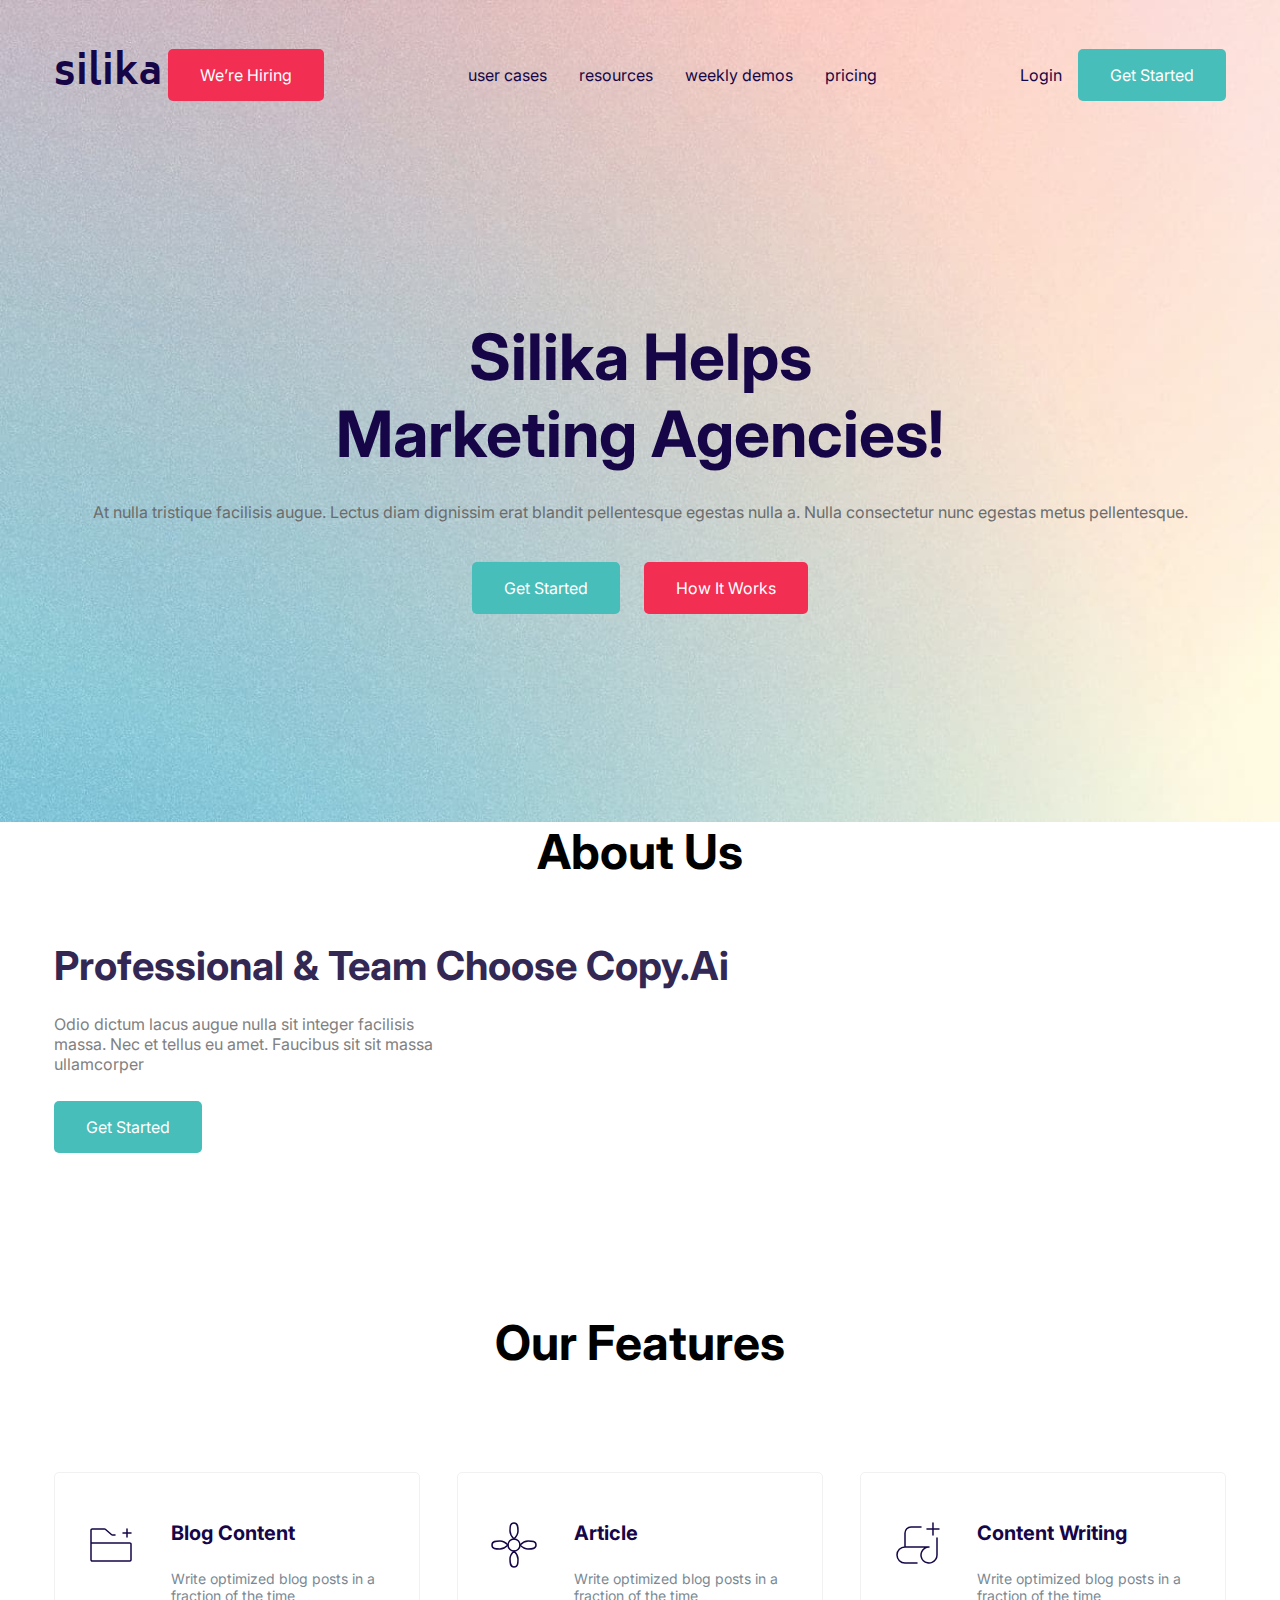
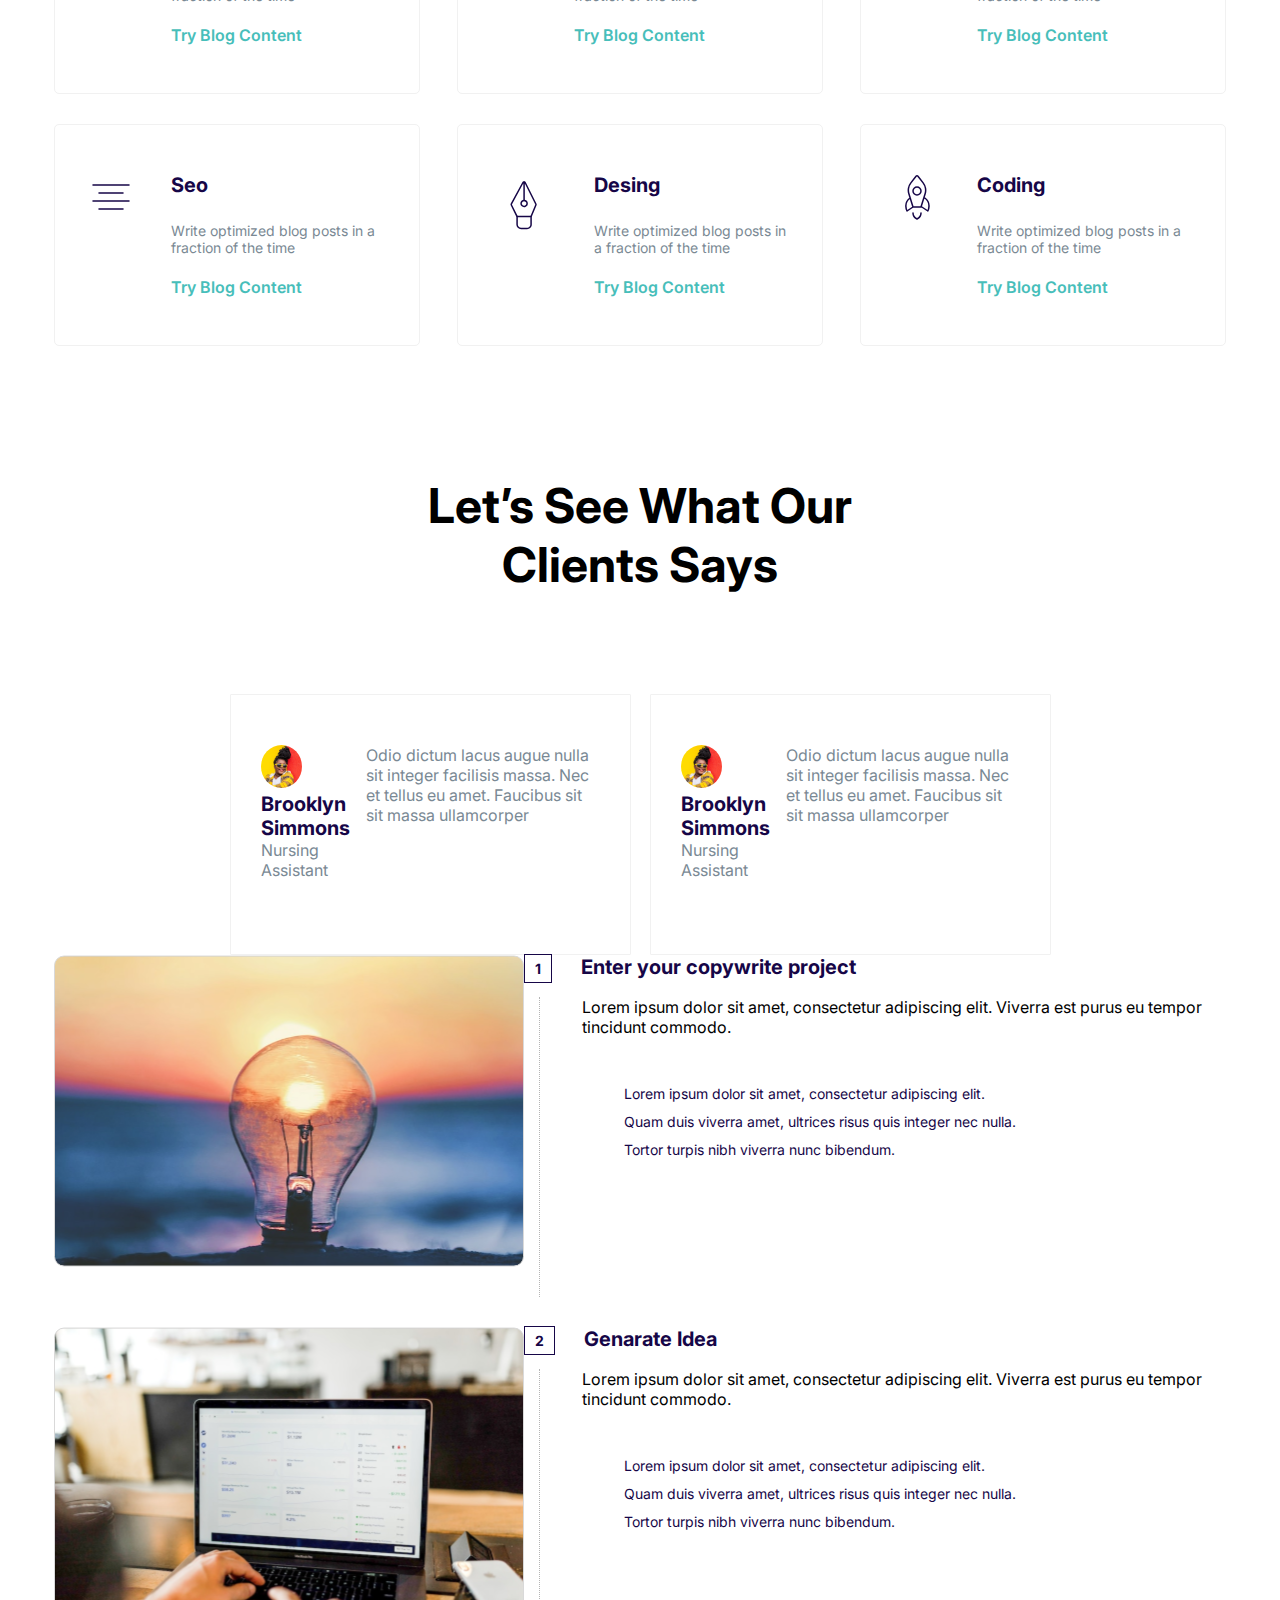
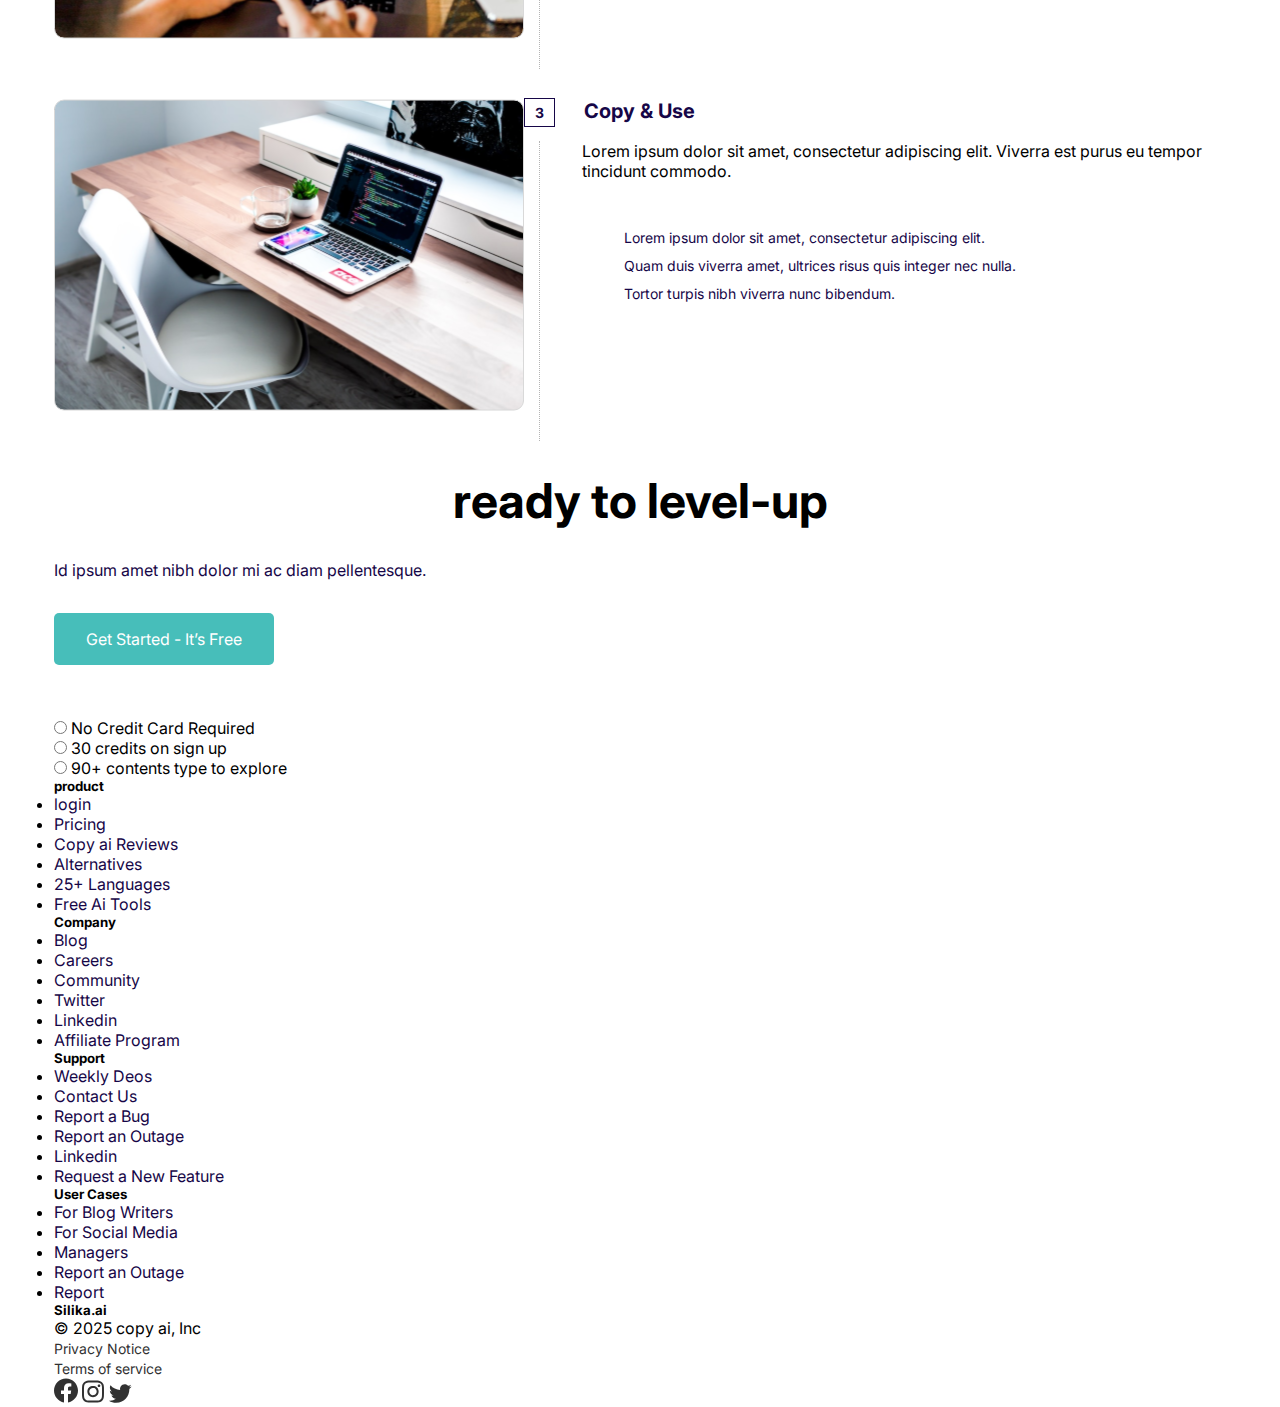
<file: layout/index.html>
<!DOCTYPE html>
<html lang="pt-br">

<head>
    <meta charset="UTF-8">
    <meta name="viewport" content="width=device-width, initial-scale=1.0">
    <title>Layout | Desing Studio</title>

    <link href="css/style.css" rel="stylesheet" type="text/css">

    <!-- Google fonts -->
    <link rel="preconnect" href="https://fonts.googleapis.com">
    <link rel="preconnect" href="https://fonts.gstatic.com" crossorigin>
    <link
        href="https://fonts.googleapis.com/css2?family=Biryani:wght@200;300;400;600;700;800;900&family=Inter:ital,opsz,wght@0,14..32,100..900;1,14..32,100..900&display=swap"
        rel="stylesheet">
</head>

<body>
    <section class="top-header">
        <header>
            <div class="container">
                <div class="logo">
                    <h1>silika</h1>
                    <a href="#" class="secondary-color">We’re Hiring</a>
                </div>
                <!-- fim: logo -->
                <nav>
                    <ul>
                        <li><a href="#">user cases</a></li>
                        <li><a href="#">resources</a></li>
                        <li><a href="#">weekly demos</a></li>
                        <li><a href="#">pricing</a></li>
                    </ul>

                </nav>

                <!-- fim:menu -->
                <div class="login">
                    <a href="#">Login</a>
                    <a href="#" class="primary-color">Get Started</a>
                </div>
            </div>
        </header>
        <div class="cta">
            <div class="container">
                <h2>Silika Helps <br>Marketing Agencies!</h2>
                <p>At nulla tristique facilisis augue. Lectus diam dignissim erat blandit pellentesque egestas nulla a.
                    Nulla consectetur nunc egestas metus pellentesque.</p>

                <div class="bts-cta">
                    <a href="#" class="primary-color">Get Started</a>
                    <a href="#" class="secondary-color">How It Works</a>
                </div>
            </div>

        </div>
    </section>
    <!-- section top-header -->

    <section class="brands">
        <div class="container">

            <img src="images/Adobe.png" alt="Adobe">
            <img src="images/Mosaic.png" alt="mosaic">
            <img src="images/CoLab.png" alt="CoLab">
            <img src="images/HoltzmanPartners.png" alt="Holtzman">
        </div>
    </section>
    <!-- brands -->

    <h3>About Us</h3>
    <section class="about-us">

        <div class="container">
            <div class="about-us-description">
                <h4>Professional & Team Choose Copy.Ai</h4>
                <p>Odio dictum lacus augue nulla sit integer facilisis massa. Nec et tellus eu amet. Faucibus sit sit
                    massa ullamcorper </p>

                <a href="#" class="botagreen">
                    <a href="#" class="primary-color">Get Started</a>

                </a>
            </div>

            <div class="about-us-video">
                <iframe width="560" height="315" src="https://www.youtube.com/embed/fX5WCe3d8WU?si=yLdJoepCDnQHZYya"
                    title="YouTube video player" frameborder="0"
                    allow="accelerometer; autoplay; clipboard-write; encrypted-media; gyroscope; picture-in-picture; web-share"
                    referrerpolicy="strict-origin-when-cross-origin" allowfullscreen></iframe>

            </div>
        </div>

    </section>
    <!-- about us -->

    <section class="our-features">
        <h3>Our Features</h3>
        <div class="container">
            <div class="card">
                <div class="icon-card">
                    <img src="images/Icons/iconoir_add-folder.svg">
                </div>
                <div class="description-card">
                    <h4>Blog Content</h4>
                    <P>Write optimized blog posts in
                        a fraction of the time</P>

                    <a href="#">Try Blog Content</a>
                </div>
            </div>
            <!-- Fim:card -->

            <div class="card">
                <div class="icon-card">
                    <img src="images/Icons/iconoir_airplane-helix.svg">
                </div>
                <div class="description-card">
                    <h4> Article</h4>
                    <P>Write optimized blog posts in
                        a fraction of the time</P>

                    <a href="#">Try Blog Content</a>
                </div>
            </div>
            <!-- Fim:card -->

            <div class="card">
                <div class="icon-card">
                    <img src="images/Icons/iconoir_add-database-script.svg">
                </div>
                <div class="description-card">
                    <h4> Content Writing</h4>
                    <P>Write optimized blog posts in
                        a fraction of the time</P>

                    <a href="#">Try Blog Content</a>
                </div>
            </div>
            <!-- Fim:card -->

            <div class="card">
                <div class="icon-card">
                    <img src="images/Icons/iconoir_align-center (1).svg">
                </div>
                <div class="description-card">
                    <h4>Seo</h4>
                    <P>Write optimized blog posts in
                        a fraction of the time</P>

                    <a href="#">Try Blog Content</a>
                </div>
            </div>
            <!-- Fim:card -->

            <div class="card">
                <div class="icon-card">
                    <img src="images/Icons/iconoir_design-nib.svg">
                </div>
                <div class="description-card">
                    <h4>Desing</h4>
                    <P>Write optimized blog posts in
                        a fraction of the time</P>

                    <a href="#">Try Blog Content</a>
                </div>
            </div>
            <!-- Fim:card -->

            <div class="card">
                <div class="icon-card">
                    <img src="images/Icons/iconoir_rocket.svg">
                </div>
                <div class="description-card">
                    <h4>Coding</h4>
                    <P>Write optimized blog posts in
                        a fraction of the time</P>

                    <a href="#">Try Blog Content</a>
                </div>
            </div>
            <!-- Fim:card -->
        </div>
    </section>

    <section class="testimonials">
        <h3>Let’s See What Our Clients Says</h3>
        <div class="container">
            <div class="testimonial-card">
                <div class="perfil">
                    <div class="photo-perfil">
                        <img src="images/Ellipse 9.svg" alt="perfil">

                        <div class="perfil-name">
                            <h4>Brooklyn Simmons</h4>
                            <p class="cargo">Nursing Assistant</p>
                        </div>
                    </div>
                    <!-- Fim:perfil -->

                    <div class="comments">
                        <p>Odio dictum lacus augue nulla sit integer facilisis massa. Nec et tellus eu amet. Faucibus
                            sit sit massa ullamcorper</p>
                    </div>
                </div>
            </div>
            <!-- Fim:perfil01 -->

            <div class="testimonial-card">
                <div class="perfil">
                    <div class="photo-perfil">
                        <img src="images/Ellipse 9.svg" alt="perfil">

                        <div class="perfil-name">
                            <h4>Brooklyn Simmons</h4>
                            <p class="cargo">Nursing Assistant</p>
                        </div>
                    </div>
                    <!-- Fim:perfil -->

                    <div class="comments">
                        <p>Odio dictum lacus augue nulla sit integer facilisis massa. Nec et tellus eu amet. Faucibus
                            sit sit massa ullamcorper</p>
                    </div>
                </div>
                <!-- Fim:perfil02 -->

            </div>
        </div>
    </section>

    <section class="works">
        <div class="container">
            <div class="image-work">
                <img src="images/Rectangle 1.svg" alt="work">
            </div>


            <div class="description-work">
                <h4> <span>1</span>Enter your copywrite project</h4>

                <div class="content-description-work">
                    <p class="title">Lorem ipsum dolor sit amet, consectetur adipiscing elit. Viverra est purus eu
                        tempor tincidunt commodo.</p>

                    <ul>
                        <li>Lorem ipsum dolor sit amet, consectetur adipiscing elit.</li>
                        <li>Quam duis viverra amet, ultrices risus quis integer nec nulla.</li>
                        <li>Tortor turpis nibh viverra nunc bibendum.</li>
                    </ul>
                </div>
            </div>
        </div>


        <div class="container">
            <div class="image-work">
                <img src="images/tecla 2.svg" alt="work">
            </div>


            <div class="description-work">
                <h4> <span>2</span>Genarate Idea</h4>

                <div class="content-description-work">
                    <p class="title">Lorem ipsum dolor sit amet, consectetur adipiscing elit. Viverra est purus eu
                        tempor tincidunt commodo.</p>

                    <ul>
                        <li>Lorem ipsum dolor sit amet, consectetur adipiscing elit.</li>
                        <li>Quam duis viverra amet, ultrices risus quis integer nec nulla.</li>
                        <li>Tortor turpis nibh viverra nunc bibendum.</li>
                    </ul>
                </div>
            </div>
        </div>


        <div class="container">
            <div class="image-work">
                <img src="images/mesa 15.svg" alt="work">
            </div>


            <div class="description-work">
                <h4> <span>3</span>Copy & Use</h4>

                <div class="content-description-work">
                    <p class="title">Lorem ipsum dolor sit amet, consectetur adipiscing elit. Viverra est purus eu
                        tempor tincidunt commodo.</p>

                    <ul>
                        <li>Lorem ipsum dolor sit amet, consectetur adipiscing elit.</li>
                        <li>Quam duis viverra amet, ultrices risus quis integer nec nulla.</li>
                        <li>Tortor turpis nibh viverra nunc bibendum.</li>
                    </ul>
                </div>
            </div>
        </div>
    </section>

    <section class="ready">
        <h3>ready to level-up</h3>
        <div class="container">
            <p>Id ipsum amet nibh dolor mi ac diam pellentesque.</p>
            <a href="#" class="primary-color">Get Started - It’s Free</a>

            <form>
                <fieldset>
                    <div class="option">
                        <input type="radio" name="plans" value="no-credit">
                        <span>No Credit Card Required</span>
                    </div>

                    <div class="option">
                        <input type="radio" name="plans" value="30-credit">
                        <span>30 credits on sign up </span>
                    </div>

                    <div class="option">
                        <input type="radio" name="plans" value="90-content">
                        <span>90+ contents type to explore </span>
                    </div>
                </fieldset>
            </form>
        </div>

    </section>

    <footer>
        <div class="container">
            <div class="product">
                <h5>product</h5>
                <li><a href="#">login</a></li>
                <li><a href="#">Pricing</a></li>
                <li><a href="#">Copy ai Reviews</a></li>
                <li><a href="#">Alternatives</a></li>
                <li><a href="#">25+ Languages</a></li>
                <li><a href="#">Free Ai Tools</a></li>
            </div>


            <div class="Company">
                <h5>Company</h5>
                <li><a href="#">Blog</a></li>
                <li><a href="#">Careers</a></li>
                <li><a href="#">Community</a></li>
                <li><a href="#">Twitter</a></li>
                <li><a href="#">Linkedin</a></li>
                <li><a href="#">Affiliate Program</a></li>
            </div>


            <div class="Support">
                <h5>Support</h5>
                <li><a href="#">Weekly Deos</a></li>
                <li><a href="#">Contact Us</a></li>
                <li><a href="#">Report a Bug</a></li>
                <li><a href="#">Report an Outage</a></li>
                <li><a href="#">Linkedin</a></li>
                <li><a href="#">Request a New Feature</a></li>
            </div>
            <div class="User Casest">
                <h5>User Cases</h5>
                <li><a href="#">For Blog Writers</a></li>
                <li><a href="#">For Social Media</a></li>
                <li><a href="#">Managers</a></li>
                <li><a href="#">Report an Outage</a></li>
                <li><a href="#">Report</a></li>
            </div>
        </div>

        <div class="container">
            <div class="footer-group-links">
                <h5>Silika.ai</h5>
                <p>© 2025 copy ai, Inc </p>
                <p><a href="#">Privacy Notice</a></p>
                <p><a href="#">Terms of service</a></p>
            </div>

            <div class="social-media">
                <a href="#"><img src="images/face.svg" alt=""></a>
                <a href="#"><img src="images/insta.svg" alt=""></a>
                <a href="#"><img src="images/x.svg" alt=""></a>

            </div>
        </div>
    </footer>





</body>

</html>
</file>
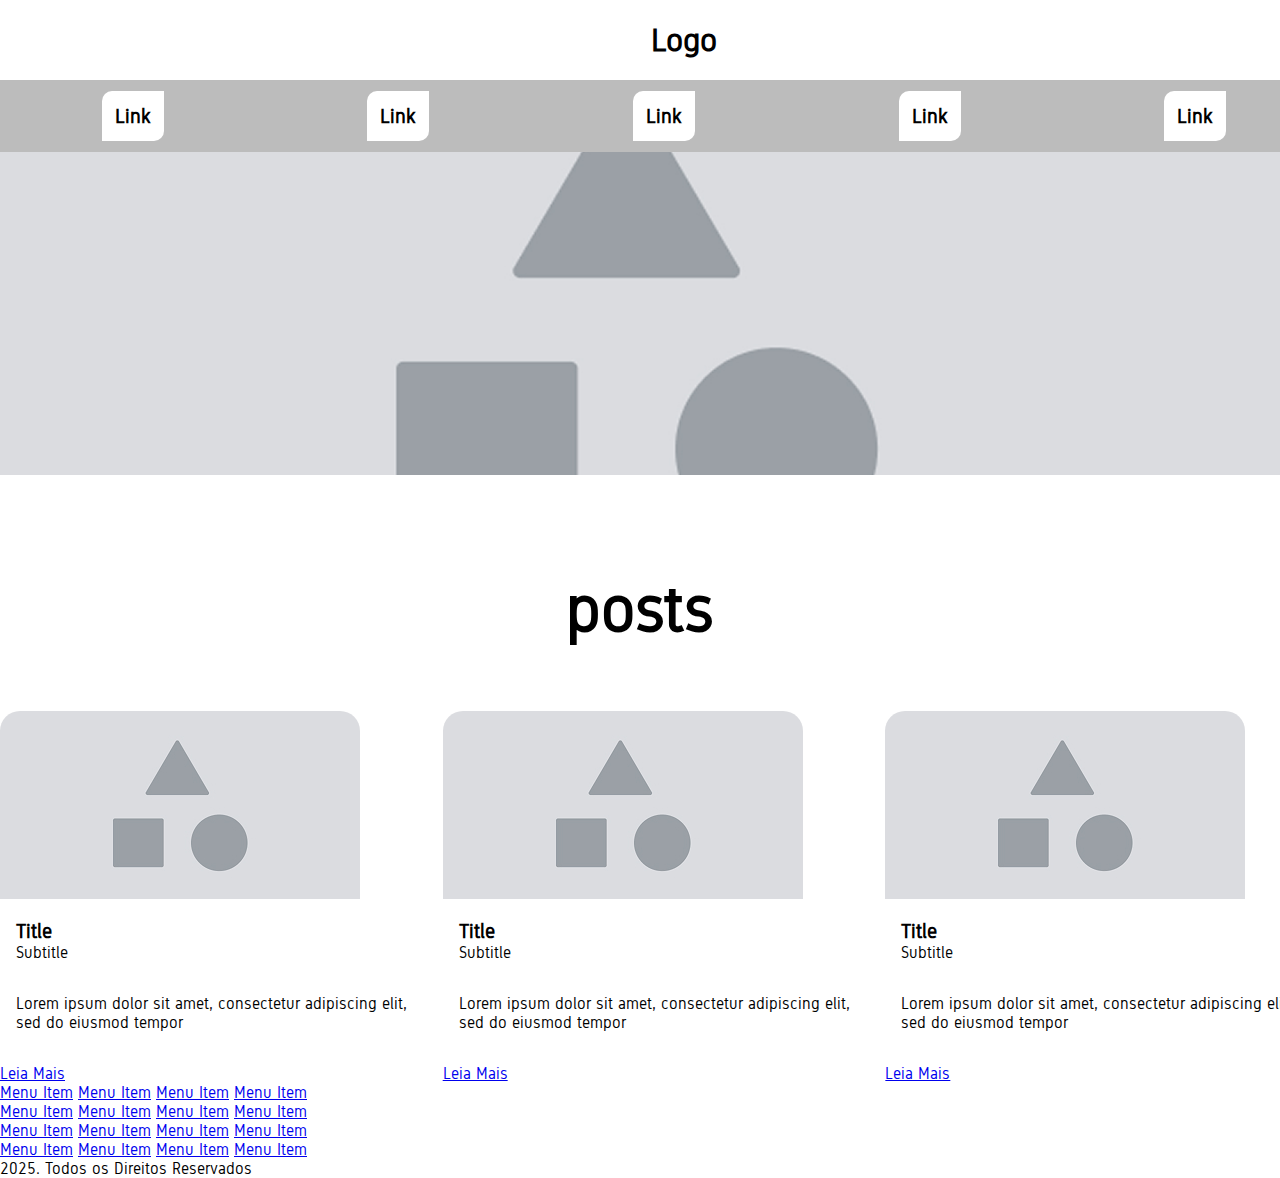
<file: wireframe/index.html>
<!DOCTYPE html>
<html lang="pt-br">

<head>
    <meta charset="UTF-8">
    <meta name="viewport" content="width=device-width, initial-scale=1.0">
    <title>Wireframe</title>

    <!-- Link para os estilos -->

    <link href="css/styles.css" rel="stylesheet">

    <link rel="preconnect" href="https://fonts.googleapis.com">
    <link rel="preconnect" href="https://fonts.gstatic.com" crossorigin>
    <link href="https://fonts.googleapis.com/css2?family=Gidole&display=swap" rel="stylesheet">
</head>

<body>
    <header>
        <div class="container">
            <h1>Logo</h1>

        </div>
    </header>

    <nav>
        <div class="container">
            <ul>
                <li><a href="#">Link</a></li>
                <li><a href="#">Link</a></li>
                <li><a href="#">Link</a></li>
                <li><a href="#">Link</a></li>
                <li><a href="#">Link</a></li>
            </ul>

        </div>
    </nav>
    <main>
        <section id="banner">
            <img src="images/banner.jpg" alt="banner principal">

        </section>

        <section class="posts">
            <h2>posts</h2>

            <div class="container">
                <!-- inicio:card -->
                <div class="Card">
                    <img src="images/image-post.jpg" alt="imagem do post">
                    <h3>Title</h3>
                    <h4>Subtitle</h4>
                    <p>Lorem ipsum dolor sit amet, consectetur adipiscing elit, sed do eiusmod tempor</p><a
                        href="#">Leia Mais</a>
                </div>
                <!-- fim:card -->

                <!-- inicio:card -->
                <div class="Card">
                    <img src="images/image-post.jpg" alt="imagem do post">
                    <h3>Title</h3>
                    <h4>Subtitle</h4>
                    <p>Lorem ipsum dolor sit amet, consectetur adipiscing elit, sed do eiusmod tempor</p><a
                        href="#">Leia Mais</a>
                </div>
                <!-- fim:card -->
                <!-- inicio:card -->
                <div class="Card">
                    <img src="images/image-post.jpg" alt="imagem do post">
                    <h3>Title</h3>
                    <h4>Subtitle</h4>
                    <p>Lorem ipsum dolor sit amet, consectetur adipiscing elit, sed do eiusmod tempor</p><a
                        href="#">Leia Mais</a>
                </div>
                <!-- fim:card -->
            </div>

        </section>
    </main>
    <footer>
        <div class="footer-top">
            <div class="container">
                <div class="link-group">
                    <a href="#">Menu Item</a>
                    <a href="#">Menu Item</a>
                    <a href="#">Menu Item</a>
                    <a href="#">Menu Item</a>
                </div>
                <div class="link-group">
                    <a href="#">Menu Item</a>
                    <a href="#">Menu Item</a>
                    <a href="#">Menu Item</a>
                    <a href="#">Menu Item</a>
                </div>
                <div class="link-group">
                    <a href="#">Menu Item</a>
                    <a href="#">Menu Item</a>
                    <a href="#">Menu Item</a>
                    <a href="#">Menu Item</a>
                </div>
                <div class="link-group">
                    <a href="#">Menu Item</a>
                    <a href="#">Menu Item</a>
                    <a href="#">Menu Item</a>
                    <a href="#">Menu Item</a>
                </div>
            </div>

        </div>

        <div class="footer bottom">
            <p>2025. Todos os Direitos Reservados</p>
        </div>
    </footer>
</body>

</html>
</file>
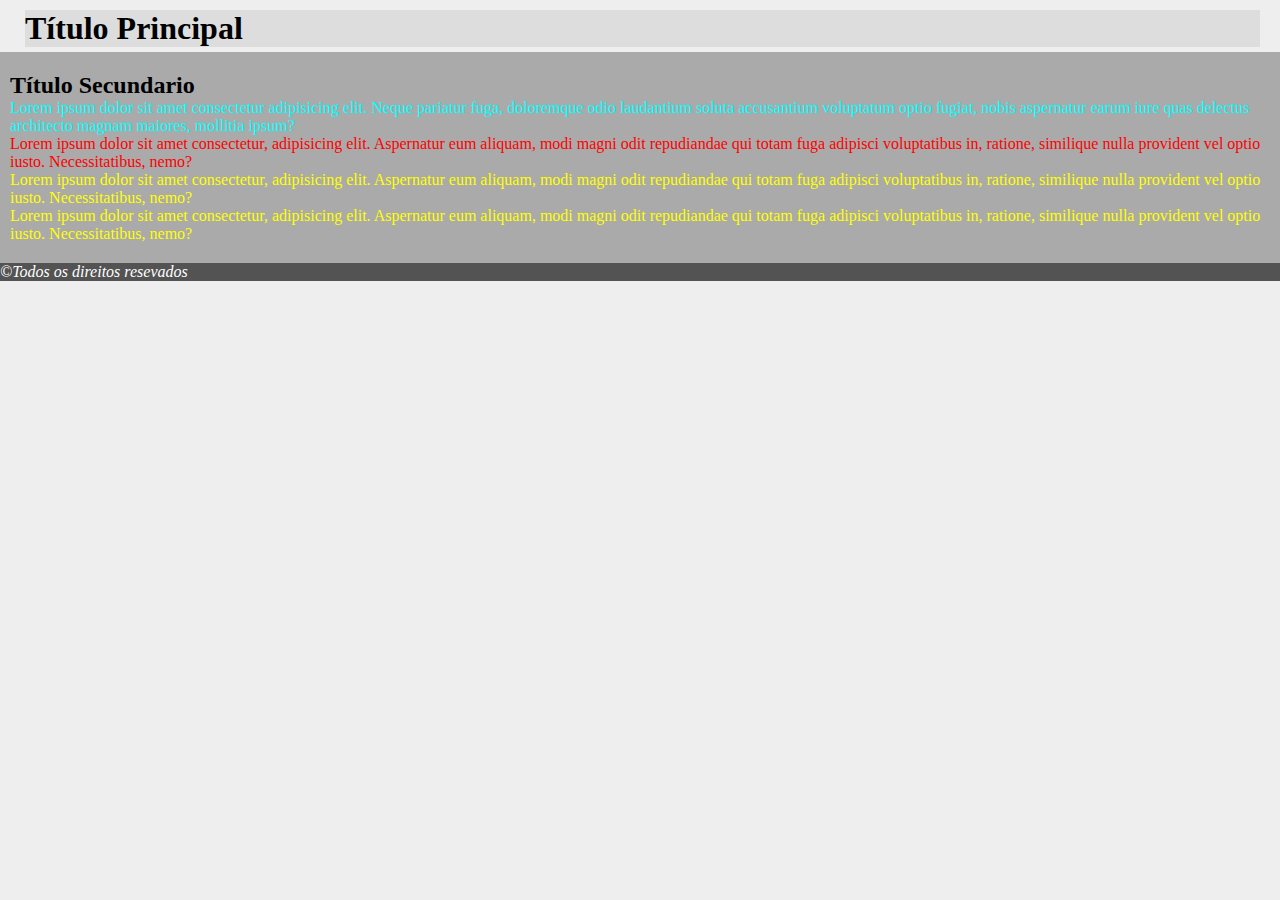
<file: fundamento/estilo-incorporado.html>
<!DOCTYPE html>
<html lang="pt-br">
<head>
    <meta charset="UTF-8">
    <meta name="viewport" content="width=device-width, initial-scale=1.0">
    <title>Estilo Incorporado</title>
    <style>
        *{
            margin: 0%;
            padding: 0%;
        }
        body{
            background: #eee;
        }
        header{
            background: #ddd;
            margin: 10px 20px 5px 25px;/* topo, direita, baixo, esquerda */
        }
        main{
            background: #aaa;
            padding: 20px 10px;/* topo baixo, esquerda direita */
        } 
        p{
            color: #f00;
        }
        #primeiro-paragrafo{
            color:#0ff;
        }
        .paragrafo-padrao-classe{
            color: #ff0;
        }
        footer{
            background: #535353;
            color:#fff;
        }
    </style>
</head>
<body>
    <header>
        <h1>Título Principal</h1>
    </header>
    <main>
        <h2>Título Secundario</h2>
        <p id="primeiro-paragrafo">Lorem ipsum dolor sit amet consectetur adipisicing elit. Neque pariatur fuga, doloremque odio laudantium soluta accusantium voluptatum optio fugiat, nobis aspernatur earum iure quas delectus architecto magnam maiores, mollitia ipsum?</p>
        <section>
            <article>
                <p>Lorem ipsum dolor sit amet consectetur, adipisicing elit. Aspernatur eum aliquam, modi magni odit repudiandae qui totam fuga adipisci voluptatibus in, ratione, similique nulla provident vel optio iusto. Necessitatibus, nemo?</p>
                <p class="paragrafo-padrao-classe">Lorem ipsum dolor sit amet consectetur, adipisicing elit. Aspernatur eum aliquam, modi magni odit repudiandae qui totam fuga adipisci voluptatibus in, ratione, similique nulla provident vel optio iusto. Necessitatibus, nemo?</p>
                <p class="paragrafo-padrao-classe">Lorem ipsum dolor sit amet consectetur, adipisicing elit. Aspernatur eum aliquam, modi magni odit repudiandae qui totam fuga adipisci voluptatibus in, ratione, similique nulla provident vel optio iusto. Necessitatibus, nemo?</p>
            </article>
        </section>
    </main>
    <footer>
        <address>&copy;Todos os direitos resevados</address>
    </footer>

</body>
</html>
</file>
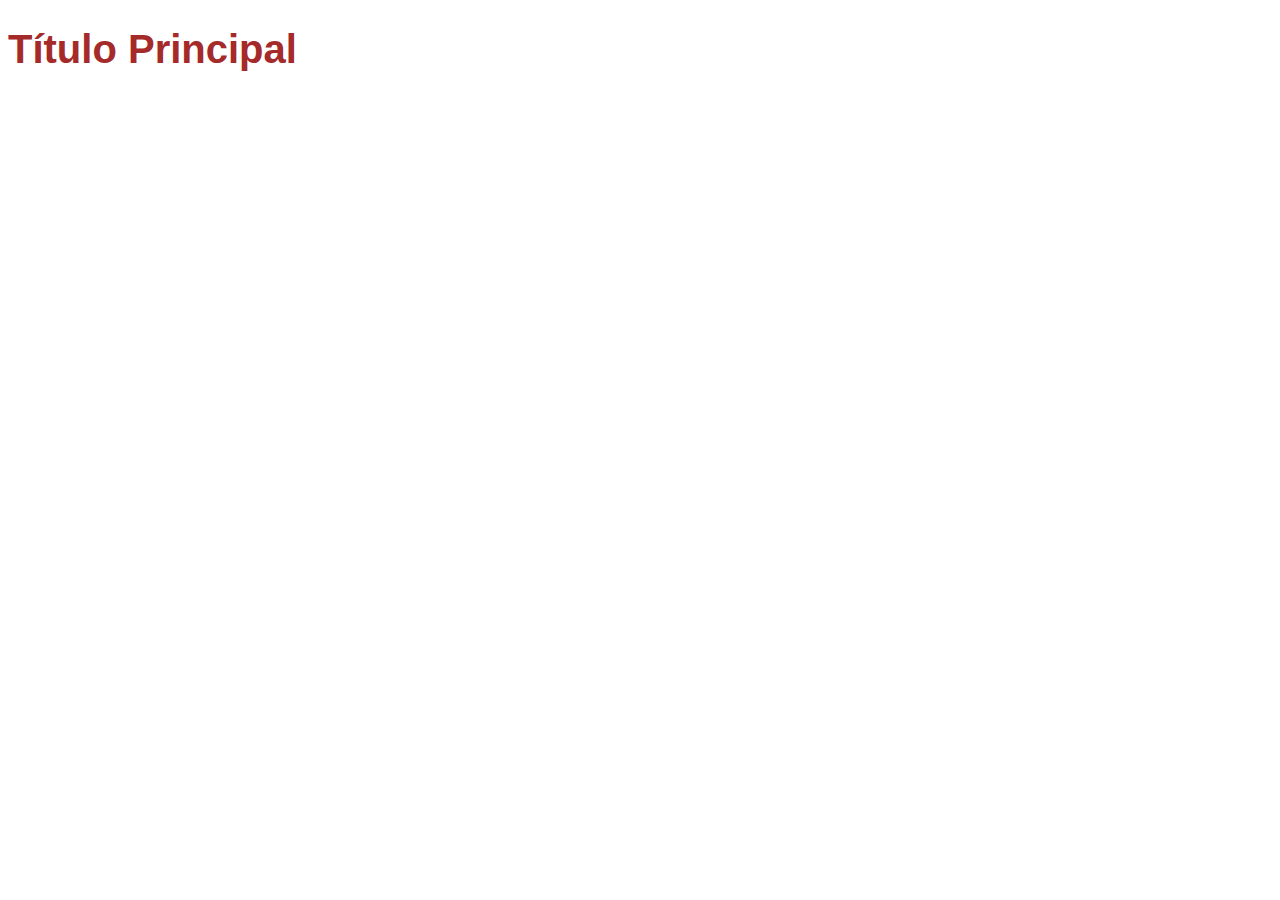
<file: fundamento/estilo-inline.html>
<!DOCTYPE html>
<html lang="pt-br">
<head>
    <meta charset="UTF-8">
    <meta name="viewport" content="width=device-width, initial-scale=1.0">
    <title>Estilo Inline</title>
</head>
<body>
    <h1 style="font-size: 40px;color: brown;font-family: Arial, Helvetica, sans-serif;">Título Principal</h1>
    
</body>
</html>
</file>
<file: layout/css/style.css>
*{
    margin: 0;
    padding: 0;
    font-family: "Inter", sans-serif;
}

/* variáveis */
:root{
    --primary-color:#47BEBA;
    --secondary-color:#F22E52;
    --text-color-button:#fff;
    --padding-button:1rem 2rem;
   

}

.primary-color{
    background: var(--primary-color);
    color:var(--text-color-button);
    padding: var(--padding-button);
    display: inline-block;
    border-radius: 5px;

}

.secondary-color{
    background: var(--secondary-color);
    color:var(--text-color-button);
    padding: var(--padding-button);
    display: inline-block;
    border-radius: 5px;

}

.container{
    width: 1172px;
    margin: auto ;
}

h1{
    font-family: "Biryani", sans-serif;
    font-size: 40px;
    font-weight: bold;
    color: #160647;
}

h3{
    text-align: center;
    font-size: 48px;
    font-weight: bold;

}

a{
    text-decoration: none;
    color: #160647;

}

/* top header */
.top-header{
    background: url(../images/Photo.jpg) no-repeat;
    background-size: cover;
    padding-top: 40px;
    
}

.top-header header .container{
    display:flex;
    justify-content: space-between;

}

.top-header .logo{
    display:flex;
    align-items: center;
}
.top-header .logo h1{
    margin-right: 6px;

}

nav{
    display: flex;
    align-items: center;

}
        

nav ul{
    display: flex;
    list-style: none;
}

nav ul li{
    margin: 0 16px;
}

.login{
    display: flex;
    align-items: center;

}

.login .primary-color{
    margin-left: 16px;
}
/*cta*/

.cta{
    padding: 208px 0;
}

.cta .container{
    display: flex;
    flex-direction: column;
    align-items: center;
}
.cta h2{
    font-size: 64px;
    color: #160647;
    text-align: center;
}

.cta p{
    margin:30px 0 40px ;
    width: 697px;
    text-align: center;
    color: #6c6c6c;
}
.cta a{
    margin: 0 10px;

}

.cta a:hover{
    box-shadow: 0 0 10px #aaa;
}

.brands .container{
    display: flex;
    justify-content: space-between;
    margin: 120px auto 155px;
}

.about-us h3{
    margin-bottom: 100px;
}

.about-us .container{
    display: flex;
    justify-content: space-between;

}

.about-us .container .about-us-description{
    padding: 60px 0;
}

.about-us .container .about-us-description h4{
    font-size: 40px;
    color: #322853;
    text-transform: capitalize;
}

.about-us .container .about-us-description p{
    margin: 24px 0 27px;
    color: #818181;
    width: 383px;
}

/*our features */

.our-features h3{
    margin: 100px 0;
}

.our-features .container{
    display: flex;
    justify-content: space-between;
    flex-wrap: wrap;
}

.our-features .container .card{
    width: 300px;
    padding: 48px 32px;
    border: 1px solid #F1F1F1;
    border-radius: 5px;
    margin-bottom: 30px;
    display: flex;
}

.our-features .container .card .icon-card{
    margin-right: 36px;
}

.our-features h4{
    font-size: 20px;
    color: #160647;
}

.our-features p{
    color: #7A8994;
    margin: 25px 0 21px;
    font-size: 14px;
}

.our-features a{
    color: var(--primary-color);
    font-weight: 600;
    transition: all ease-in 0.3s;
}

.our-features a:hover{
    text-decoration: underline;
    color: #322853;
}

/*testimonials */

.testimonials .container{
    width: 821px;
    margin: auto;
    display: flex;
    justify-content: space-between;
}

.testimonials h3{
    width: 498px;
    text-align: center;
    margin: 100px auto;
}

.testimonials .testimonial-card{
    width: 339px;
    padding: 50px 30px;
    border: 1px solid #F1F1F1;
    border-radius: 1px;
}

.testimonial-card .perfil{
    display: flex;
    margin-bottom: 24px;
}

.testimonial-card .perfil .photo-perfil{
    margin-right: 16px;
}

.testimonial-card h4{
    font-size: 20px;
    color: #160647;
}

.testimonial-card p{
    color: #7A8994;
}

/* works */

.works .container{
    display: flex;
    justify-content: space-between;
    margin-bottom: 30px;
}

.works .image-work{
    margin-right: 48px;
}

.works .description-work h4{
    font-size: 20px;
    color: #160647;
    margin-bottom: 18px;
}

.works .description-work h4 span{
    border: 1px solid #160647;
    font-size: 14px;
    padding: 5px 10px;
    margin-right: 29px;
}

.works .content-description-work{
    border-left: 1px dotted #B4B4B4;
    margin-left: 15px;
    padding-left: 42px;
    height: 300px;
}

.works .content-description-work ul{
    list-style: none;
    padding-left: 42px;
    font-size: 14px;
    color: #160647;
    line-height: 2;
    margin-top: 43px;
}

/*ready */

.ready .ready-txt{
    display: flex;
    flex-direction: column;
    align-items: center;
}

.ready h3{
    margin-bottom: 30px;
}

.ready p{
    color: #160647;

}

.ready a{
    margin: 33px 0 53px;

}

.ready fieldset{
    display: flex;
    justify-content: space-between;
    border: none;
}

/* footer */
.footer{
    border-top: 1px solid #000;
    margin: 117px 0;
}

.footer .container{
    display: flex;
    justify-content: space-between;
    padding-top: 104px;
}

.footer-group-links h4{
    color: #313131;
    font-size: 12px;
    margin-bottom: 27px;

}

.footer-group-links a{
    color: #313131;
    font-size: 14px;
}

.footer-group-links ul{
    list-style: none;
}

.footer-group-links{
    display: flex;
    flex-direction: column;
}

/* pé do footer */

.footer .logo-copyrigth{
    display: flex;
    justify-content: space-between;

}

.logo-copyrigth h5{
    color: #313131;
    font-size: 20px;
    margin: 20px;
}



/* desing responsivo */

@media (max-width:480){
    .container{
        width: 100% !important;
        flex-wrap: wrap;
    }
}

.cta p{
    width: 100%;
}

.brands, .about-us-video{
    display: none;
}
.img{
    max-width: 100%;
}

.works .image-work{
    margin-right: 0;
    margin-bottom: 20px;
}

.ready fieldset{
    flex-direction: column;
}
</file>
<file: wireframe/css/styles.css>
*{
    margin: 0%;
    padding: 0%;
    font-family: "Gidole", sans-serif;
}

.container{
    width: 1328px;
    margin: auto;
}

/* header */

header{
    padding: 20px;
}

h1{
    text-align: center;
}
/* nav */


nav{
    background: #bcbcbc;
    padding: 24px 0;


}

nav ul{
    list-style: none;
    display: flex;
    justify-content: space-around;
}

nav ul li a{
    color: #000;
    font-weight: 600;
    font-size: 20px;
    text-decoration:none;
    background:#fff;
    padding: 13px;
    transition: all ease-out 0.3s;
    border-radius: 10px  0;
}

nav ul li a:hover{
    background: #000;
    color: #fff;
    border-radius: 0 20px;

}

/* banner */

#banner img{
    width: 100%;
}

/* posts */

.posts h2{
    text-align: center;
    margin: 91px 0 62px;
    font-size: 64px;
}

.posts .container{
    display:flex;
    justify-content: space-between;
}

.posts img{
    border-radius: 20px 20px  0 0;
}
.posts h3{
    font-size: 20px;
    margin: 16px 16px 0;
}

.posts h4{
    margin-left: 16px;
    font-weight: normal;
}
.posts p{
    margin: 32px 16px;
}
</file>
